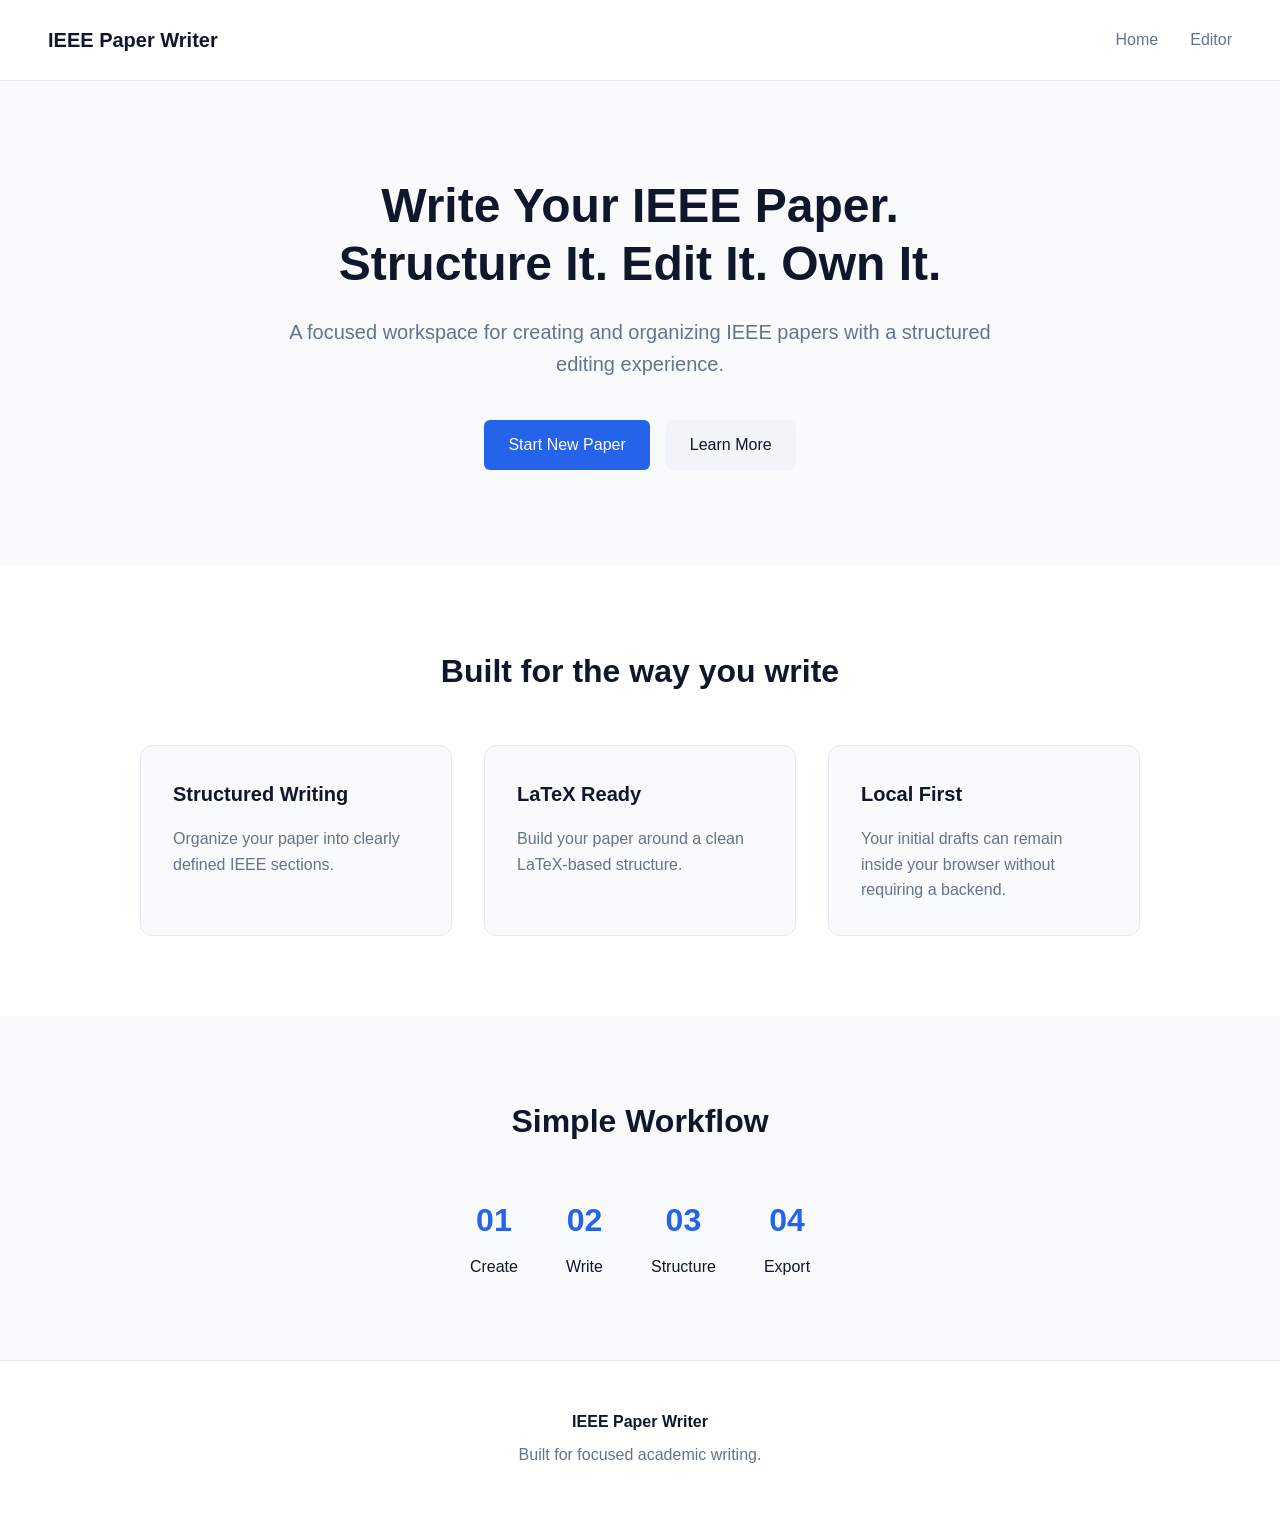
<file: index.html>
<!DOCTYPE html>
<html lang="en">
<head>
    <meta charset="UTF-8">
    <meta name="viewport" content="width=device-width, initial-scale=1.0">
    <title>IEEE Paper Writer</title>
    <link rel="stylesheet" href="css/index.css">
</head>
<body>
    <header class="main-header">
        <div class="logo">IEEE Paper Writer</div>
        <nav class="main-nav">
            <ul>
                <li><a href="index.html">Home</a></li>
                <li><a href="editor.html">Editor</a></li>
            </ul>
        </nav>
    </header>

    <main>
        <section class="hero-section">
            <h1>Write Your IEEE Paper.<br>Structure It. Edit It. Own It.</h1>
            <p>A focused workspace for creating and organizing IEEE papers with a structured editing experience.</p>
            <div class="hero-buttons">
                <a href="editor.html" class="btn btn-primary">Start New Paper</a>
                <button class="btn btn-secondary" id="learnMoreBtn">Learn More</button>
            </div>
        </section>

        <section class="dashboard-section" id="dashboardSection" style="display: none;">
            <div class="dashboard-container">
                <div class="dashboard-header">
                    <h2>Recent Drafts</h2>
                </div>
                <div class="draft-list" id="draftList">
                    <!-- Drafts will be injected here -->
                </div>
            </div>
        </section>

        <section id="features" class="features-section">
            <h2>Built for the way you write</h2>
            <div class="feature-cards">
                <div class="card">
                    <h3>Structured Writing</h3>
                    <p>Organize your paper into clearly defined IEEE sections.</p>
                </div>
                <div class="card">
                    <h3>LaTeX Ready</h3>
                    <p>Build your paper around a clean LaTeX-based structure.</p>
                </div>
                <div class="card">
                    <h3>Local First</h3>
                    <p>Your initial drafts can remain inside your browser without requiring a backend.</p>
                </div>
            </div>
        </section>

        <section class="workflow-section">
            <h2>Simple Workflow</h2>
            <div class="workflow-steps">
                <div class="step">
                    <span class="step-number">01</span>
                    <span class="step-name">Create</span>
                </div>
                <div class="step">
                    <span class="step-number">02</span>
                    <span class="step-name">Write</span>
                </div>
                <div class="step">
                    <span class="step-number">03</span>
                    <span class="step-name">Structure</span>
                </div>
                <div class="step">
                    <span class="step-number">04</span>
                    <span class="step-name">Export</span>
                </div>
            </div>
        </section>
    </main>

    <footer class="main-footer">
        <p>IEEE Paper Writer</p>
        <p>Built for focused academic writing.</p>
    </footer>

    <script src="js/index.js"></script>
</body>
</html>
</file>
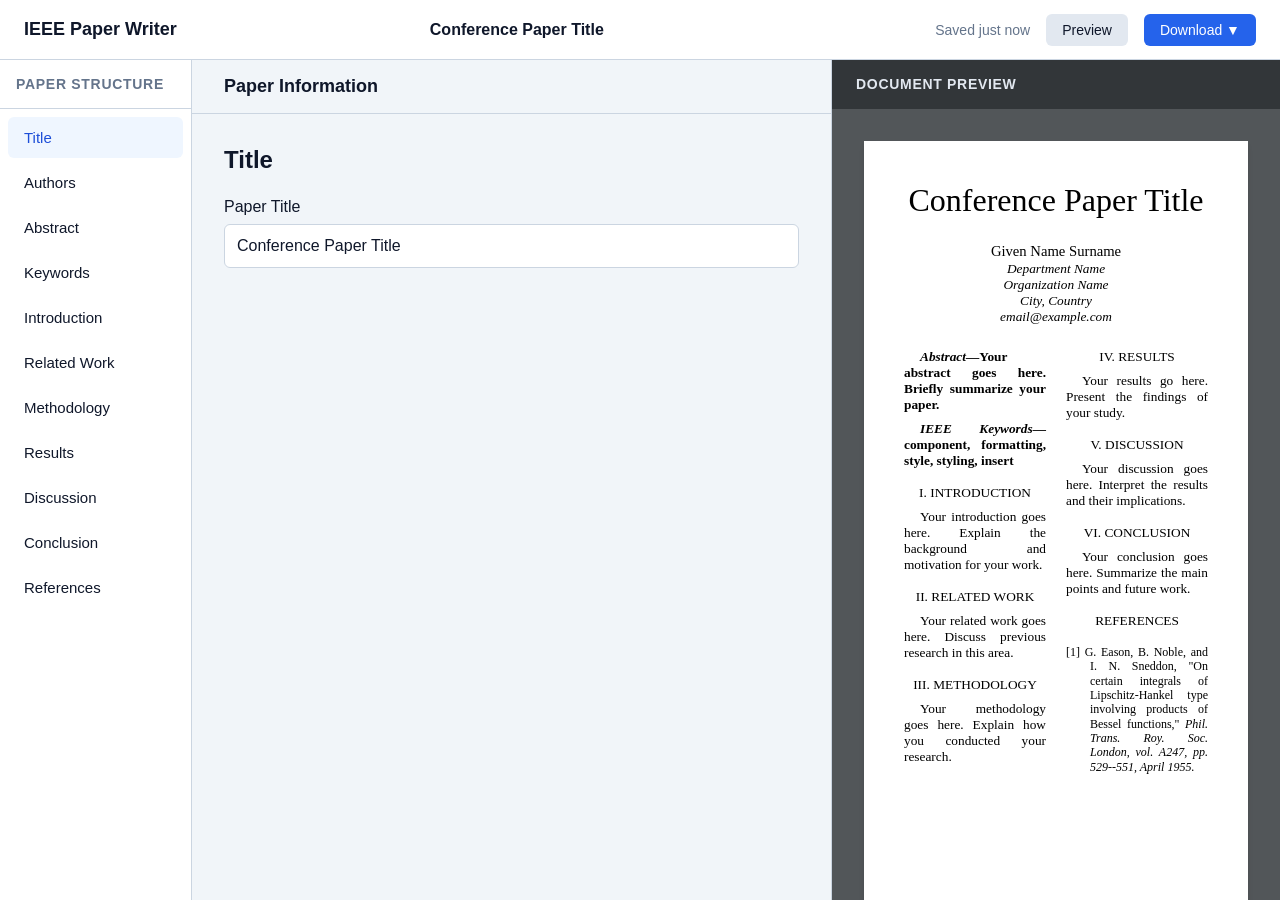
<file: editor.html>
<!DOCTYPE html>
<html lang="en">
<head>
    <meta charset="UTF-8">
    <meta name="viewport" content="width=device-width, initial-scale=1.0">
    <title>Editor - IEEE Paper Writer</title>
    <link rel="stylesheet" href="css/editor.css">
</head>
<body>
    <header class="editor-header">
        <div class="logo">IEEE Paper Writer</div>
        <input type="text" id="navbarTitleInput" class="paper-title-input" value="Conference Paper Title">
        <div class="header-actions">
            <span class="status">Saved</span>
            <button class="btn btn-secondary" id="previewBtn">Preview</button>
            <div class="dropdown">
                <button class="btn btn-primary dropbtn" id="downloadBtn">Download ▼</button>
                <div class="dropdown-content" id="downloadDropdown">
                    <a href="#" id="downloadTexBtn">.tex (LaTeX Source)</a>
                    <a href="#" id="downloadPdfBtn">.pdf (Compiled Document)</a>
                </div>
            </div>
        </div>
    </header>

    <main class="editor-workspace">
        <aside class="paper-sidebar">
            <h2>Paper Structure</h2>
            <nav class="paper-section-list">
                <button class="section-item active" data-section="title">Title</button>
                <button class="section-item" data-section="authors">Authors</button>
                <button class="section-item" data-section="abstract">Abstract</button>
                <button class="section-item" data-section="keywords">Keywords</button>
                <button class="section-item" data-section="introduction">Introduction</button>
                <button class="section-item" data-section="related-work">Related Work</button>
                <button class="section-item" data-section="methodology">Methodology</button>
                <button class="section-item" data-section="results">Results</button>
                <button class="section-item" data-section="discussion">Discussion</button>
                <button class="section-item" data-section="conclusion">Conclusion</button>
                <button class="section-item" data-section="references">References</button>
            </nav>
        </aside>

        <section class="field-editor">
            <header class="field-header">
                <h2>Paper Information</h2>
            </header>
            <div class="editor-content">
                <h3 id="currentSectionTitle">Title</h3>
                
                <div class="form-group" id="regularFormGroup1">
                    <label for="fieldInput1" id="fieldLabel1">Paper Title</label>
                    <input type="text" id="fieldInput1" class="form-control" placeholder="Enter your IEEE paper title...">
                </div>

                <div class="form-group" id="regularFormGroup2">
                    <label for="fieldInput2" id="fieldLabel2">Short Description</label>
                    <textarea id="fieldInput2" class="form-control" rows="10" placeholder="Enter a short description of your paper..."></textarea>
                </div>

                <div class="authors-editor-container" id="authorsEditor" style="display: none;">
                    <div id="authorList">
                        <!-- Author inputs will be dynamically inserted here -->
                    </div>
                    <button class="btn btn-secondary" id="addAuthorBtn" style="margin-top: 1rem;">+ Add Author</button>
                </div>

                <div class="references-editor-container" id="referencesEditor" style="display: none;">
                    <div id="referenceList">
                        <!-- Reference inputs will be dynamically inserted here -->
                    </div>
                    <button class="btn btn-secondary" id="addReferenceBtn" style="margin-top: 1rem;">+ Add Reference</button>
                </div>


            </div>
        </section>

        <aside class="preview-panel">
            <header class="preview-header">
                <h2>Document Preview</h2>
            </header>
            <div class="preview-content-wrapper">
                <div class="visual-preview" id="visualPreview">
                    <!-- Visual mock of paper will be generated here -->
                </div>
            </div>
        </aside>
    </main>

    <script src="js/editor.js"></script>
</body>
</html>
</file>
<file: css/index.css>
:root {
    --background: #f8fafc;
    --surface: #ffffff;
    --text: #0f172a;
    --muted-text: #64748b;
    --border: #e2e8f0;
    --primary: #2563eb;
    --primary-hover: #1d4ed8;
    --secondary: #f1f5f9;
    --secondary-hover: #e2e8f0;
    --font-family: -apple-system, BlinkMacSystemFont, "Segoe UI", Roboto, Helvetica, Arial, sans-serif;
}

* {
    box-sizing: border-box;
    margin: 0;
    padding: 0;
}

body {
    font-family: var(--font-family);
    background-color: var(--background);
    color: var(--text);
    line-height: 1.6;
}

a {
    text-decoration: none;
    color: inherit;
}

/* Header */
.main-header {
    display: flex;
    justify-content: space-between;
    align-items: center;
    padding: 1.5rem 3rem;
    background-color: var(--surface);
    border-bottom: 1px solid var(--border);
}

.logo {
    font-weight: 700;
    font-size: 1.25rem;
}

.main-nav ul {
    list-style: none;
    display: flex;
    gap: 2rem;
}

.main-nav a {
    color: var(--muted-text);
    font-weight: 500;
    transition: color 0.2s;
}

.main-nav a:hover {
    color: var(--text);
}

/* Buttons */
.btn {
    display: inline-block;
    padding: 0.75rem 1.5rem;
    border-radius: 0.375rem;
    font-weight: 500;
    cursor: pointer;
    border: none;
    font-size: 1rem;
    transition: background-color 0.2s, color 0.2s;
}

.btn-primary {
    background-color: var(--primary);
    color: white;
}

.btn-primary:hover {
    background-color: var(--primary-hover);
}

.btn-secondary {
    background-color: var(--secondary);
    color: var(--text);
}

.btn-secondary:hover {
    background-color: var(--secondary-hover);
}

/* Hero Section */
.hero-section {
    text-align: center;
    padding: 6rem 2rem;
    max-width: 800px;
    margin: 0 auto;
}

.hero-section h1 {
    font-size: 3rem;
    line-height: 1.2;
    margin-bottom: 1.5rem;
}

.hero-section p {
    font-size: 1.25rem;
    color: var(--muted-text);
    margin-bottom: 2.5rem;
}

.hero-buttons {
    display: flex;
    gap: 1rem;
    justify-content: center;
}

/* Features Section */
.features-section {
    padding: 5rem 2rem;
    background-color: var(--surface);
    text-align: center;
}

.features-section h2 {
    font-size: 2rem;
    margin-bottom: 3rem;
}

.feature-cards {
    display: flex;
    gap: 2rem;
    justify-content: center;
    max-width: 1000px;
    margin: 0 auto;
    flex-wrap: wrap;
}

.card {
    background-color: var(--background);
    padding: 2rem;
    border-radius: 0.75rem;
    border: 1px solid var(--border);
    flex: 1;
    min-width: 250px;
    text-align: left;
}

.card h3 {
    margin-bottom: 1rem;
    font-size: 1.25rem;
}

.card p {
    color: var(--muted-text);
}

/* Workflow Section */
.workflow-section {
    padding: 5rem 2rem;
    text-align: center;
}

.workflow-section h2 {
    font-size: 2rem;
    margin-bottom: 3rem;
}

.workflow-steps {
    display: flex;
    justify-content: center;
    gap: 3rem;
    flex-wrap: wrap;
}

.step {
    display: flex;
    flex-direction: column;
    align-items: center;
}

.step-number {
    font-size: 2rem;
    font-weight: 700;
    color: var(--primary);
    margin-bottom: 0.5rem;
}

.step-name {
    font-weight: 500;
}

/* Footer */
.main-footer {
    text-align: center;
    padding: 3rem 2rem;
    background-color: var(--surface);
    border-top: 1px solid var(--border);
    color: var(--muted-text);
}

.main-footer p:first-child {
    font-weight: 600;
    color: var(--text);
    margin-bottom: 0.5rem;
}

/* Responsive */
@media (max-width: 768px) {
    .main-header {
        flex-direction: column;
        gap: 1rem;
        padding: 1.5rem;
    }
    .hero-section h1 {
        font-size: 2rem;
    }
    .hero-buttons {
        flex-direction: column;
    }
}

/* Dashboard Section */
.dashboard-section {
    padding: 3rem 2rem;
    background-color: var(--surface);
    border-top: 1px solid var(--border);
    border-bottom: 1px solid var(--border);
}

.dashboard-container {
    max-width: 1000px;
    margin: 0 auto;
}

.dashboard-header {
    display: flex;
    justify-content: space-between;
    align-items: center;
    margin-bottom: 2rem;
}

.dashboard-header h2 {
    font-size: 1.75rem;
}

.draft-list {
    display: flex;
    flex-direction: column;
    gap: 1rem;
}

.draft-card {
    background-color: var(--background);
    border: 1px solid var(--border);
    border-radius: 0.5rem;
    padding: 1.5rem;
    display: flex;
    justify-content: space-between;
    align-items: center;
    transition: box-shadow 0.2s, border-color 0.2s;
}

.draft-card:hover {
    border-color: var(--primary);
    box-shadow: 0 4px 6px -1px rgba(0, 0, 0, 0.1), 0 2px 4px -1px rgba(0, 0, 0, 0.06);
}

.draft-info h3 {
    font-size: 1.25rem;
    margin-bottom: 0.25rem;
}

.draft-info p {
    color: var(--muted-text);
    font-size: 0.875rem;
}

.draft-actions {
    display: flex;
    gap: 1rem;
    align-items: center;
}

.btn-delete {
    background: none;
    border: none;
    color: #ef4444;
    cursor: pointer;
    font-size: 0.875rem;
    font-weight: 500;
}

.btn-delete:hover {
    text-decoration: underline;
}

.btn-continue {
    display: flex;
    align-items: center;
    gap: 0.5rem;
    color: var(--primary);
    font-weight: 500;
}

.btn-continue:hover {
    color: var(--primary-hover);
}
</file>
<file: css/editor.css>
:root {
    --background: #f1f5f9;
    --surface: #ffffff;
    --text: #0f172a;
    --muted-text: #64748b;
    --border: #cbd5e1;
    --primary: #2563eb;
    --primary-hover: #1d4ed8;
    --secondary: #e2e8f0;
    --secondary-hover: #cbd5e1;
    --active-bg: #eff6ff;
    --active-text: #1d4ed8;
    --font-family: -apple-system, BlinkMacSystemFont, "Segoe UI", Roboto, Helvetica, Arial, sans-serif;
}

* {
    box-sizing: border-box;
    margin: 0;
    padding: 0;
}

body {
    font-family: var(--font-family);
    background-color: var(--background);
    color: var(--text);
    height: 100vh;
    display: flex;
    flex-direction: column;
    overflow: hidden;
}

/* Header */
.editor-header {
    display: flex;
    justify-content: space-between;
    align-items: center;
    padding: 0.75rem 1.5rem;
    background-color: var(--surface);
    border-bottom: 1px solid var(--border);
    height: 60px;
    flex-shrink: 0;
}

.logo {
    font-weight: 700;
    font-size: 1.125rem;
    width: 15%; /* match sidebar width */
}

.paper-title-input {
    font-weight: 600;
    color: var(--text);
    text-align: center;
    flex-grow: 1;
    background: transparent;
    border: 1px solid transparent;
    font-size: 1rem;
    padding: 0.25rem 0.5rem;
    border-radius: 0.25rem;
    transition: all 0.2s;
    max-width: 400px;
}

.paper-title-input:hover {
    background: var(--secondary);
}

.paper-title-input:focus {
    outline: none;
    border-color: var(--primary);
    background: var(--surface);
}

.header-actions {
    display: flex;
    align-items: center;
    gap: 1rem;
    width: 35%;
    justify-content: flex-end;
}

.status {
    color: var(--muted-text);
    font-size: 0.875rem;
}

/* Buttons */
.btn {
    display: inline-block;
    padding: 0.5rem 1rem;
    border-radius: 0.375rem;
    font-weight: 500;
    cursor: pointer;
    border: none;
    font-size: 0.875rem;
    transition: background-color 0.2s, color 0.2s;
}

.btn-primary {
    background-color: var(--primary);
    color: white;
}

.btn-primary:hover {
    background-color: var(--primary-hover);
}

.btn-secondary {
    background-color: var(--secondary);
    color: var(--text);
}

.btn-secondary:hover {
    background-color: var(--secondary-hover);
}

/* Workspace Layout */
.editor-workspace {
    display: flex;
    flex-grow: 1;
    overflow: hidden;
    width: 100%;
}

/* Sidebar */
.paper-sidebar {
    width: 15%;
    background-color: var(--surface);
    border-right: 1px solid var(--border);
    display: flex;
    flex-direction: column;
    flex-shrink: 0;
    overflow-y: auto;
}

.paper-sidebar h2 {
    font-size: 0.875rem;
    text-transform: uppercase;
    letter-spacing: 0.05em;
    color: var(--muted-text);
    padding: 1rem;
    border-bottom: 1px solid var(--border);
}

.paper-section-list {
    display: flex;
    flex-direction: column;
    padding: 0.5rem;
}

.section-item {
    background: none;
    border: none;
    text-align: left;
    padding: 0.75rem 1rem;
    border-radius: 0.375rem;
    cursor: pointer;
    font-size: 0.9375rem;
    color: var(--text);
    transition: background-color 0.15s, color 0.15s;
    margin-bottom: 0.25rem;
}

.section-item:hover {
    background-color: var(--secondary);
}

.section-item.active {
    background-color: var(--active-bg);
    color: var(--active-text);
    font-weight: 500;
}

/* Center Field Editor */
.field-editor {
    width: 50%;
    background-color: var(--background);
    display: flex;
    flex-direction: column;
    overflow-y: auto;
    border-right: 1px solid var(--border);
}

.field-header {
    padding: 1rem 2rem;
    background-color: var(--background);
    border-bottom: 1px solid var(--border);
}

.field-header h2 {
    font-size: 1.125rem;
    font-weight: 600;
}

.editor-content {
    padding: 2rem;
    max-width: 800px;
    margin: 0 auto;
    width: 100%;
}

.editor-content h3 {
    margin-bottom: 1.5rem;
    font-size: 1.5rem;
    color: var(--text);
}

.form-group {
    margin-bottom: 1.5rem;
}

.form-group label {
    display: block;
    margin-bottom: 0.5rem;
    font-weight: 500;
    color: var(--text);
}

.form-control {
    width: 100%;
    padding: 0.75rem;
    border: 1px solid var(--border);
    border-radius: 0.375rem;
    font-family: inherit;
    font-size: 1rem;
    background-color: var(--surface);
    color: var(--text);
}

.form-control:focus {
    outline: none;
    border-color: var(--primary);
    box-shadow: 0 0 0 2px rgba(37, 99, 235, 0.2);
}

textarea.form-control {
    resize: vertical;
}

/* Right Document Preview */
.preview-panel {
    width: 35%;
    background-color: #525659;
    display: flex;
    flex-direction: column;
    flex-shrink: 0;
}

.preview-header {
    padding: 1rem 1.5rem;
    border-bottom: 1px solid #323639;
    background-color: #323639;
}

.preview-header h2 {
    font-size: 0.875rem;
    text-transform: uppercase;
    letter-spacing: 0.05em;
    color: #e2e8f0;
}

.preview-content-wrapper {
    padding: 2rem;
    overflow-y: auto;
    flex-grow: 1;
    display: flex;
    justify-content: center;
}

/* Visual IEEE Mockup */
.visual-preview {
    background-color: white;
    width: 100%;
    max-width: 800px; /* typical A4 aspect */
    min-height: 1000px;
    padding: 40px;
    box-shadow: 0 4px 6px -1px rgba(0, 0, 0, 0.1), 0 2px 4px -1px rgba(0, 0, 0, 0.06);
    font-family: "Times New Roman", Times, serif;
    color: black;
    font-size: 10pt;
    line-height: 1.2;
}

.vp-title {
    text-align: center;
    font-size: 24pt;
    margin-bottom: 24px;
}

.vp-authors {
    text-align: center;
    margin-bottom: 24px;
    display: flex;
    flex-wrap: wrap;
    justify-content: center;
    gap: 20px;
}

.vp-author-block {
    text-align: center;
}

.vp-author-name {
    font-size: 11pt;
}

.vp-author-affil {
    font-size: 10pt;
    font-style: italic;
}

.vp-body {
    column-count: 2;
    column-gap: 20px;
    text-align: justify;
}

.vp-abstract-heading, .vp-keywords-heading {
    font-weight: bold;
    font-style: italic;
}

.vp-abstract-text, .vp-keywords-text {
    font-weight: bold;
}

.vp-section-heading {
    text-align: center;
    text-transform: uppercase;
    font-size: 10pt;
    margin-top: 12pt;
    margin-bottom: 6pt;
}

.vp-paragraph {
    margin-bottom: 6pt;
    text-indent: 12pt;
}

.vp-references {
    margin-top: 12pt;
}
.vp-reference-item {
    padding-left: 18pt;
    text-indent: -18pt;
    margin-bottom: 4pt;
    font-size: 9pt;
}


/* Author and Reference Cards */
.author-card, .reference-card {
    background: var(--surface);
    border: 1px solid var(--border);
    padding: 1rem;
    margin-bottom: 1rem;
    border-radius: 0.375rem;
    position: relative;
}

.author-card .form-group, .reference-card .form-group {
    margin-bottom: 0.75rem;
}

.author-card .form-group:last-child, .reference-card .form-group:last-child {
    margin-bottom: 0;
}

.remove-author-btn, .remove-reference-btn {
    position: absolute;
    top: 0.75rem;
    right: 0.75rem;
    background: #fee2e2;
    color: #ef4444;
    border: none;
    padding: 0.25rem 0.5rem;
    border-radius: 0.25rem;
    cursor: pointer;
    font-size: 0.75rem;
    font-weight: bold;
}

.remove-author-btn:hover, .remove-reference-btn:hover {
    background: #fca5a5;
}

/* Preview Mode */
.editor-workspace.preview-mode .paper-sidebar,
.editor-workspace.preview-mode .field-editor {
    display: none;
}

.editor-workspace.preview-mode .preview-panel {
    width: 100%;
}

/* Dropdown */
.dropdown {
    position: relative;
    display: inline-block;
}

.dropdown-content {
    display: none;
    position: absolute;
    right: 0;
    background-color: var(--surface);
    min-width: 220px;
    box-shadow: 0 10px 15px -3px rgba(0, 0, 0, 0.1), 0 4px 6px -2px rgba(0, 0, 0, 0.05);
    z-index: 100;
    border-radius: 0.375rem;
    border: 1px solid var(--border);
    margin-top: 0.5rem;
}

.dropdown-content a {
    color: var(--text);
    padding: 12px 16px;
    text-decoration: none;
    display: block;
    font-size: 0.875rem;
}

.dropdown-content a:hover {
    background-color: var(--secondary);
}

.dropdown.show .dropdown-content {
    display: block;
}
</file>
